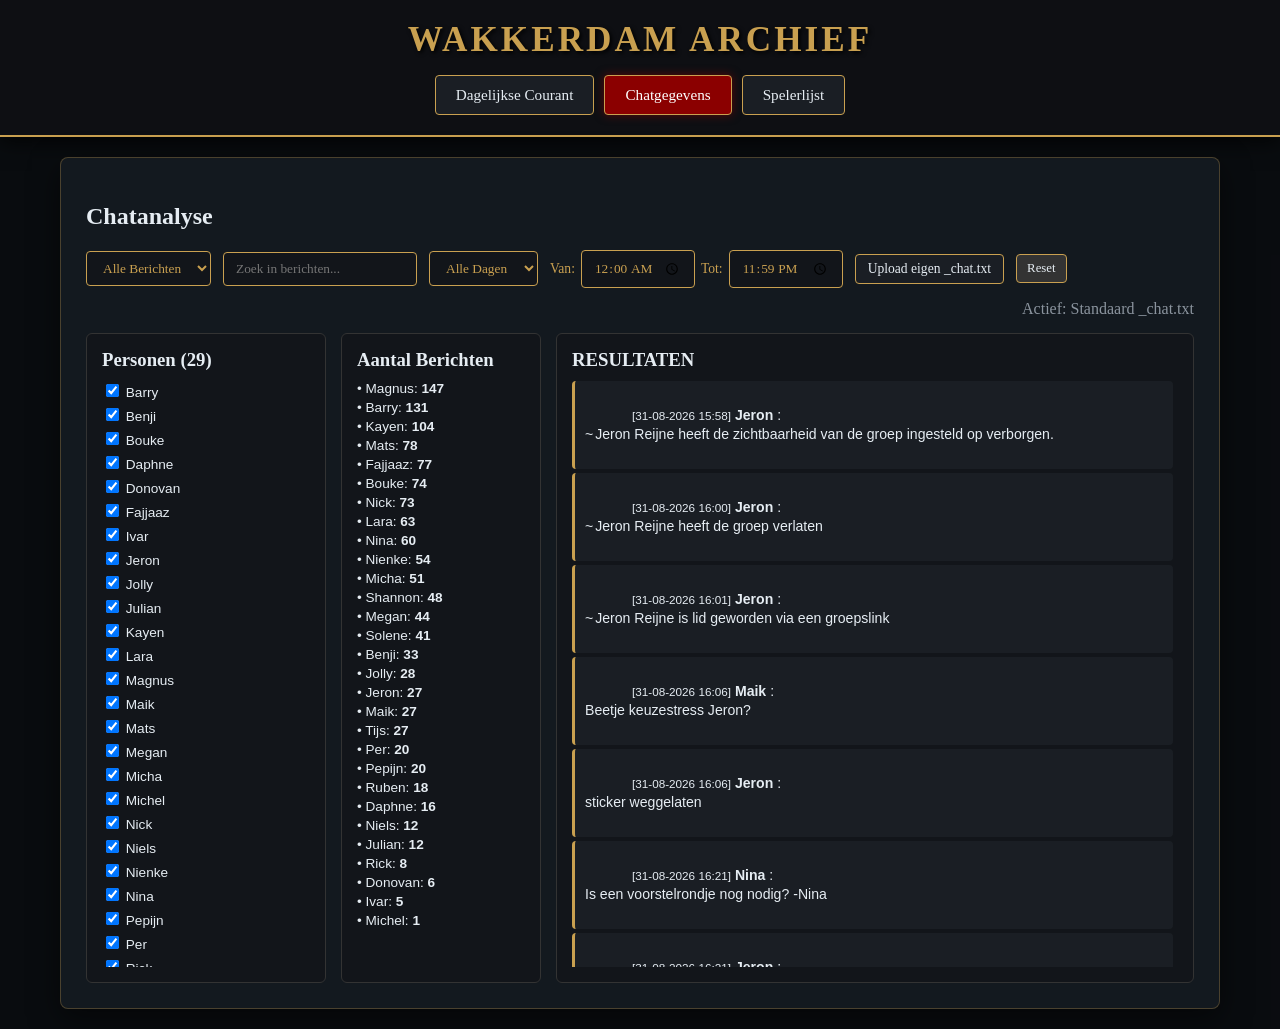
<file: index.html>
<!DOCTYPE html>
<html lang="nl">
<head>
    <meta charset="UTF-8">
    <meta name="viewport" content="width=device-width, initial-scale=1.0">
    <title>Wakkerdam - Chatanalyse</title>
    <link rel="stylesheet" href="style.css">
</head>
<body>
    <div class="overlay">
        <header>
            <h1>Wakkerdam Archief</h1>
            <nav>
                <a href="couranten.html" class="nav-btn">Dagelijkse Courant</a>
                <a href="index.html" class="nav-btn active">Chatgegevens</a>
                <a href="spelers.html" class="nav-btn">Spelerlijst</a>
            </nav>
        </header>

        <main>
            <section class="page-content">
                <h2>Chatanalyse</h2>
                <div class="chat-controls">
                    <select id="modusSelect" onchange="renderChatData()">
                        <option value="berichten" selected>Alle Berichten</option>
                        <option value="stemmen">Alle Stemmen</option>
                    </select>
                    
                    <input type="text" id="zoekBalk" placeholder="Zoek in berichten..." oninput="renderChatData()">
                    
                    <select id="datumSelect" onchange="renderChatData()">
                        <option value="alle">Alle Dagen</option>
                    </select>

                    <div class="time-filter">
                        <label>Van:</label>
                        <input type="time" id="tijdVan" value="00:00" onchange="renderChatData()">
                        <label>Tot:</label>
                        <input type="time" id="tijdTot" value="23:59" onchange="renderChatData()">
                    </div>

                    <!-- Knop voor lokale bestandsupload -->
                    <label class="nav-btn" style="cursor: pointer; padding: 6px 12px; font-size: 0.85rem;">
                        Upload eigen _chat.txt
                        <input type="file" id="localChatInput" accept=".txt" style="display: none;" onchange="handleLocalFileUpload(event)">
                    </label>

                    <!-- Optionele knop om lokaal bestand te wissen -->
                    <button class="nav-btn" onclick="resetNaarStandaardChat()" style="padding: 6px 10px; font-size: 0.8rem; background: #333;" title="Herstel naar het standaardbestand op de server">Reset</button>

                    <span id="chatStatus" style="margin-left: auto; color: var(--text-muted);">Laden...</span>
                </div>

                <div class="grid">
                    <div class="panel">
                        <h3>Personen (<span id="ledenAantal">0</span>)</h3>
                        <div class="scrollable" id="personenLijst"></div>
                    </div>
                    <div class="panel">
                        <h3>Aantal Berichten</h3>
                        <div class="scrollable" id="aantalBerichtenLijst"></div>
                    </div>
                    <div class="panel">
                        <h3 id="resultaatTitel">RESULTATEN</h3>
                        <div class="scrollable" id="resultatenLijst"></div>
                    </div>
                </div>
            </section>
        </main>
    </div>

    <script src="chat.js"></script>
</body>
</html>
</file>
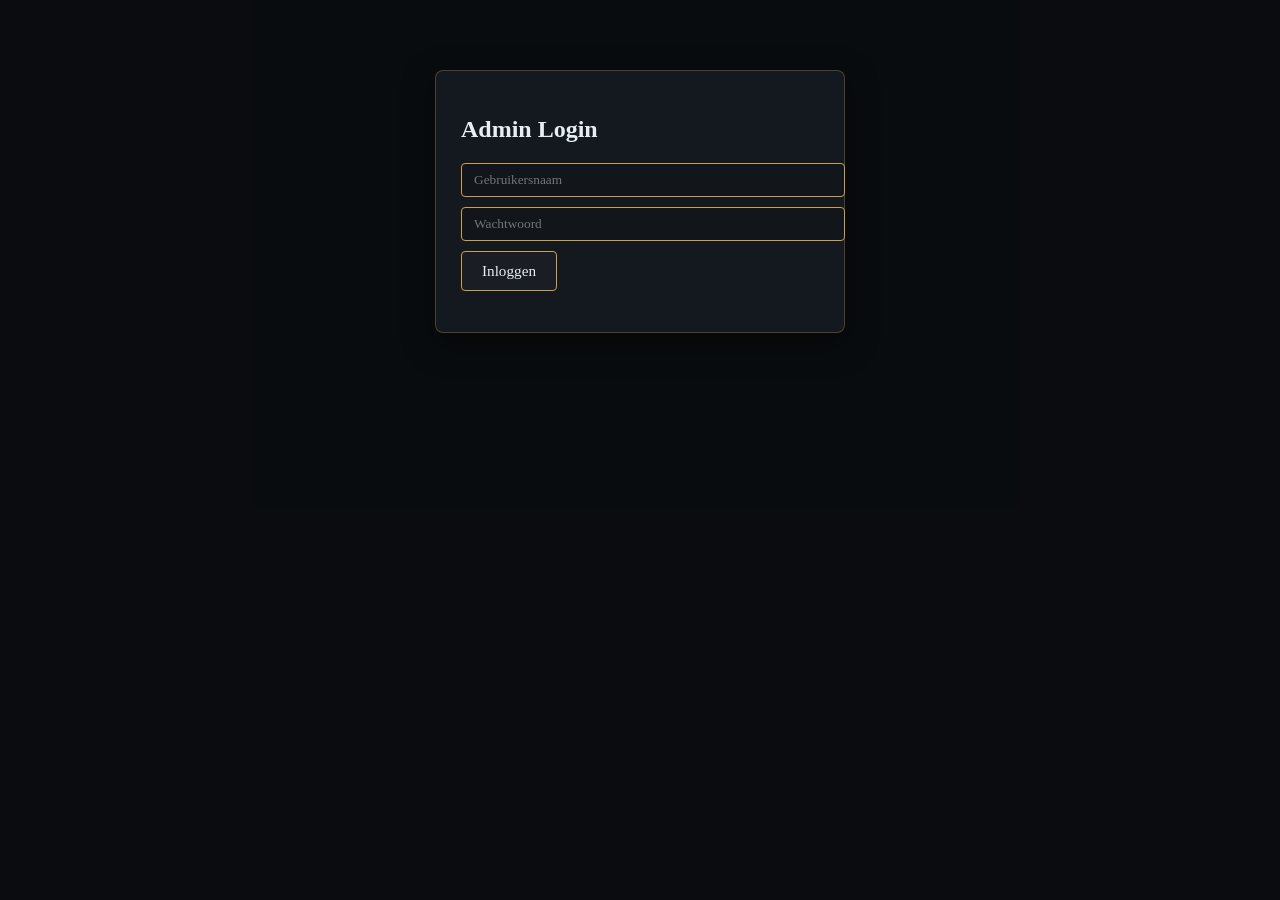
<file: upload.html>
<!DOCTYPE html>
<html lang="nl">
<head>
    <meta charset="UTF-8">
    <title>Chat Upload - GitHub Pages</title>
    <link rel="stylesheet" href="style.css">
</head>
<body>
    <div class="overlay">
        <main style="max-width: 450px; margin: 50px auto;">
            <section class="page-content">
                <h2>Admin Login</h2>
                <div id="loginSection">
                    <input type="text" id="username" placeholder="Gebruikersnaam" style="width:100%; margin-bottom:10px;"><br>
                    <input type="password" id="password" placeholder="Wachtwoord" style="width:100%; margin-bottom:10px;"><br>
                    <button onclick="verifieerWachtwoord()" class="nav-btn">Inloggen</button>
                </div>

                <div id="uploadSection" style="display:none; margin-top:20px;">
                    <h3>Upload _chat.txt naar GitHub</h3>
                    <input type="file" id="chatFile" accept=".txt" style="margin-bottom:10px;"><br>
                    <button onclick="uploadNaarGithub()" class="nav-btn">Verstuur & Commit</button>
                </div>

                <p id="statusMsg" style="margin-top: 15px;"></p>
            </section>
        </main>
    </div>

    <script>
        // SHA-256 hash van jouw gekozen wachtwoord (voorbeeld is de hash van 'Geheim123!')
        const EXPECTED_HASH = "7f082e0574f885e3ee41a33a39e8027725946f059286d9124be35411626359be"; 
        
        let ingelogdeGebruiker = "";

        // Eenzijdige SHA-256 hashfunctie
        async function hashString(str) {
            const buffer = new TextEncoder().encode(str);
            const hashBuffer = await crypto.subtle.digest('SHA-256', buffer);
            const hashArray = Array.from(new Uint8Array(hashBuffer));
            return hashArray.map(b => b.toString(16).padStart(2, '0')).join('');
        }

        async function verifieerWachtwoord() {
            const user = document.getElementById('username').value.trim();
            const pass = document.getElementById('password').value;
            const status = document.getElementById('statusMsg');

            if (!user || !pass) {
                status.innerText = "Vul alle velden in.";
                status.style.color = "red";
                return;
            }

            const inputHash = await hashString(pass);

            if (inputHash === EXPECTED_HASH) {
                ingelogdeGebruiker = user;
                document.getElementById('loginSection').style.display = "none";
                document.getElementById('uploadSection').style.display = "block";
                status.innerText = `Welkom ${user}! Kies je bestand.`;
                status.style.color = "green";
                
                logActie(user, "LOGIN", "SUCCES");
            } else {
                status.innerText = "Ongeldig wachtwoord!";
                status.style.color = "red";
                
                logActie(user, "LOGIN_POGING", "MISLUKT");
            }
        }

        // Simpele logging via Webhook (bijv. Discord Webhook URL) of LocalStorage
        function logActie(gebruiker, actie, resultaat) {
            const logEntry = `[${new Date().toLocaleString()}] Gebruiker: ${gebruiker} | Actie: ${actie} | Status: ${resultaat}`;
            console.log("LOG:", logEntry);

            // Optioneel: stuur de log door naar een Discord channel via Webhook
            /*
            fetch('JOUW_DISCORD_WEBHOOK_URL', {
                method: 'POST',
                headers: { 'Content-Type': 'application/json' },
                body: JSON.stringify({ content: logEntry })
            });
            */
        }

        // Bestand opslaan/committen via GitHub API
        async function uploadNaarGithub() {
            const fileInput = document.getElementById('chatFile');
            const status = document.getElementById('statusMsg');
            
            if (!fileInput.files[0]) {
                status.innerText = "Selecteer eerst een bestand.";
                status.style.color = "red";
                return;
            }

            // GitHub instellingen
            const GITHUB_TOKEN = "JOUW_PERSONAL_ACCESS_TOKEN"; // Met 'repo' scope
            const REPO_OWNER = "pepijnpie";
            const REPO_NAME = "JOUW_REPO_NAAM";
            const FILE_PATH = "_chat.txt"; 

            status.innerText = "Uploaden naar GitHub...";
            status.style.color = "orange";

            const file = fileInput.files[0];
            const reader = new FileReader();

            reader.onload = async function(e) {
                const contentBase64 = e.target.result.split(',')[1];

                try {
                    // 1. Haal huidige SHA van het bestand op (nodig om te kunnen overschrijven)
                    const getUrl = `https://api.github.com/repos/${REPO_OWNER}/${REPO_NAME}/contents/${FILE_PATH}`;
                    const getRes = await fetch(getUrl, {
                        headers: { 'Authorization': `token ${GITHUB_TOKEN}` }
                    });
                    
                    let sha = "";
                    if (getRes.ok) {
                        const getData = await getRes.json();
                        sha = getData.sha;
                    }

                    // 2. Push nieuwe inhoud naar GitHub
                    const putRes = await fetch(getUrl, {
                        method: 'PUT',
                        headers: {
                            'Authorization': `token ${GITHUB_TOKEN}`,
                            'Content-Type': 'application/json'
                        },
                        body: JSON.stringify({
                            message: `Update _chat.txt door ${ingelogdeGebruiker}`,
                            content: contentBase64,
                            sha: sha || undefined
                        })
                    });

                    if (putRes.ok) {
                        status.innerText = "Bestand succesvol geüpload naar GitHub!";
                        status.style.color = "green";
                        logActie(ingelogdeGebruiker, "UPLOAD_CHAT", "SUCCES");
                    } else {
                        throw new Error("GitHub API foutmelding");
                    }
                } catch (err) {
                    status.innerText = "Fout bij uploaden naar GitHub.";
                    status.style.color = "red";
                    logActie(ingelogdeGebruiker, "UPLOAD_CHAT", `FOUT: ${err.message}`);
                }
            };

            reader.readAsDataURL(file);
        }
    </script>
</body>
</html>
</file>
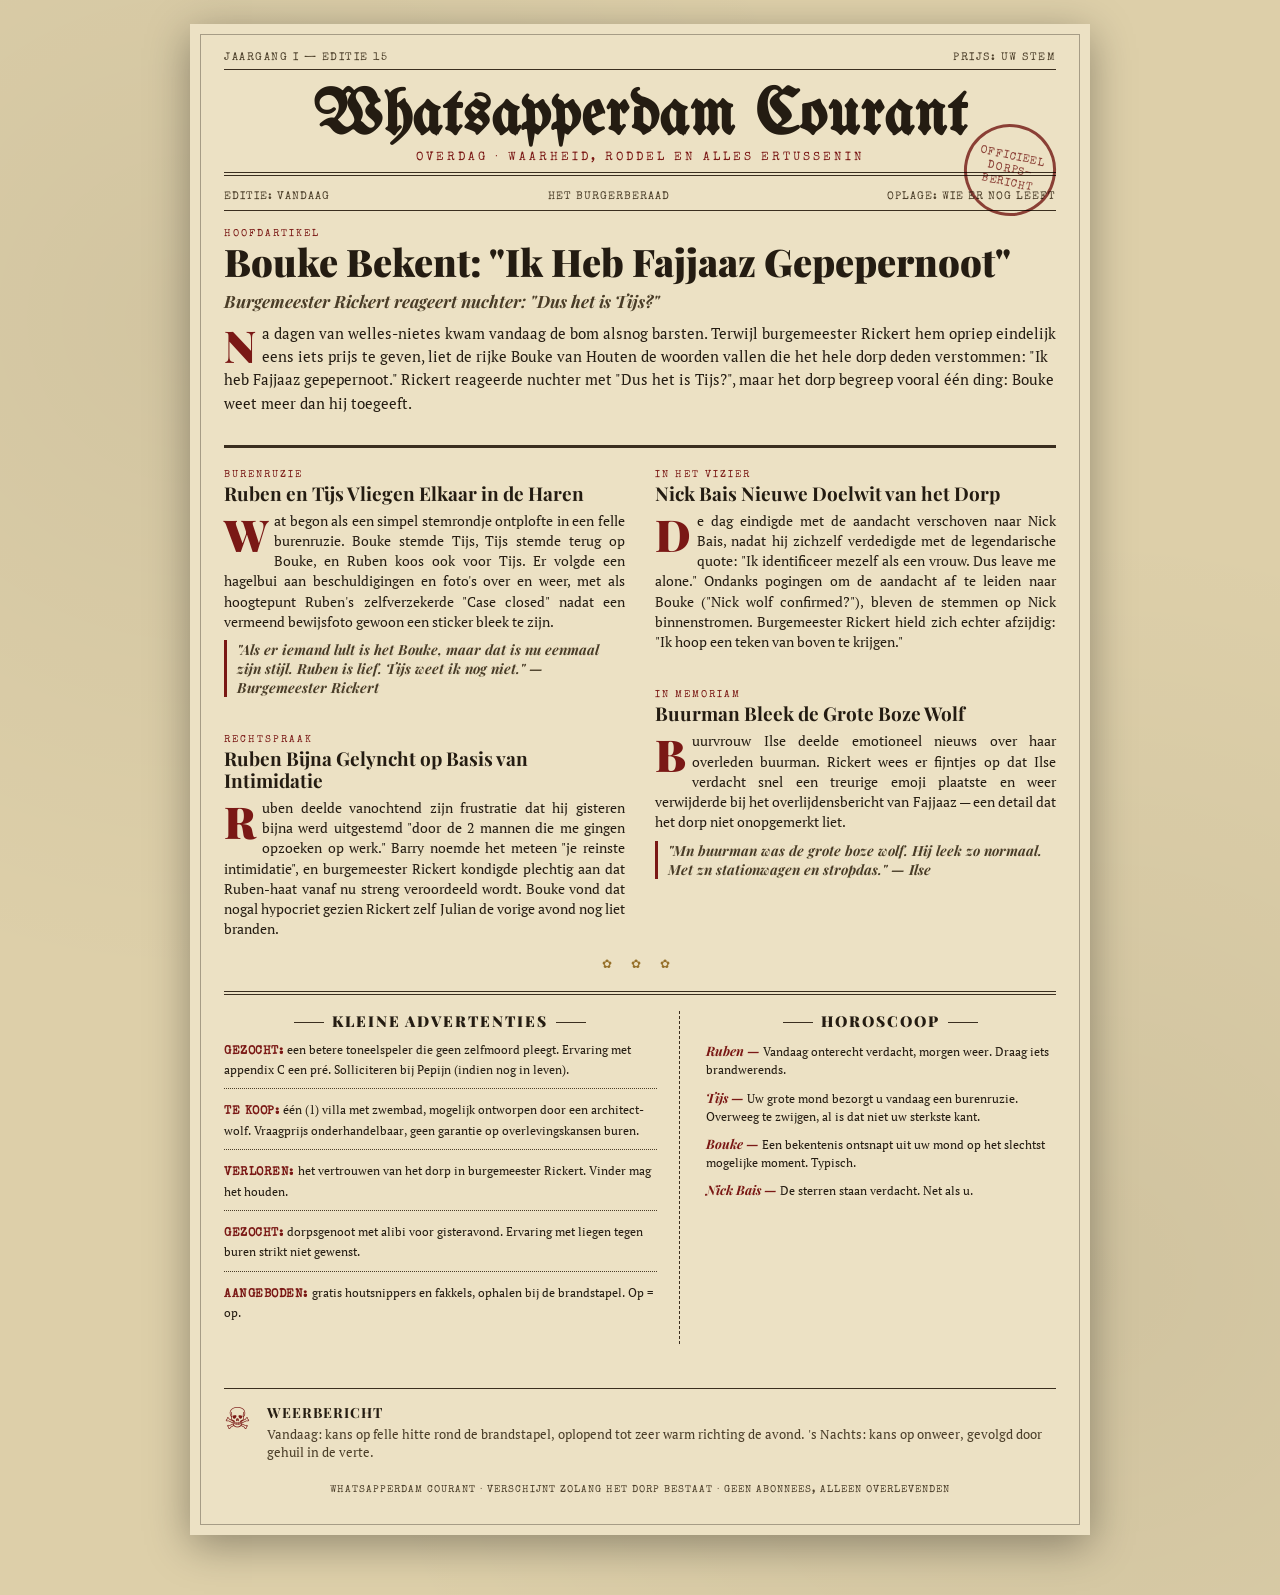
<file: couranten/Courant_15.1.html>
<!DOCTYPE html>
<html lang="nl">
<head>
<meta charset="UTF-8">
<title>Whatsapperdam Courant &mdash; Vandaag</title>
<style>
  @import url('https://fonts.googleapis.com/css2?family=UnifrakturMaguntia&family=Playfair+Display:ital,wght@0,600;0,700;0,900;1,700&family=PT+Serif:ital,wght@0,400;0,700;1,400&family=Special+Elite&display=swap');

  :root{
    --paper: #ece1c4;
    --paper-dark: #ddcfa9;
    --ink: #241c12;
    --ink-soft: #4a3d28;
    --rule: #3a2e1f;
    --blood: #7a1815;
    --gold: #96702a;
  }

  * { box-sizing: border-box; }

  body {
    margin: 0;
    background: var(--paper-dark);
    background-image:
      radial-gradient(circle at 15% 20%, rgba(0,0,0,0.05), transparent 40%),
      radial-gradient(circle at 85% 80%, rgba(0,0,0,0.06), transparent 45%);
    font-family: 'PT Serif', serif;
    color: var(--ink);
    padding: 24px 12px 60px;
  }

  .sheet {
    max-width: 900px;
    margin: 0 auto;
    background: var(--paper);
    box-shadow: 0 10px 40px rgba(0,0,0,0.35);
    padding: 28px 34px 40px;
    position: relative;
  }
  .sheet::before{
    content:"";
    position:absolute; inset:10px;
    border: 1px solid var(--ink);
    pointer-events:none;
    opacity:.35;
  }

  .stamp {
    position: absolute;
    top: 100px;
    right: 34px;
    width: 92px;
    height: 92px;
    border: 3px solid var(--blood);
    border-radius: 50%;
    display: flex;
    align-items: center;
    justify-content: center;
    text-align: center;
    color: var(--blood);
    font-family: 'Special Elite', monospace;
    font-size: 11px;
    line-height: 1.2;
    text-transform: uppercase;
    letter-spacing: 1px;
    transform: rotate(12deg);
    opacity: .8;
    mix-blend-mode: multiply;
  }

  .topline {
    display: flex;
    justify-content: space-between;
    font-family: 'Special Elite', monospace;
    font-size: 11px;
    letter-spacing: 1.5px;
    text-transform: uppercase;
    color: var(--ink-soft);
    padding-bottom: 6px;
    border-bottom: 1px solid var(--rule);
  }

  .masthead {
    text-align: center;
    padding: 14px 0 8px;
    border-bottom: 4px double var(--rule);
    margin-bottom: 10px;
  }
  .masthead h1 {
    font-family: 'UnifrakturMaguntia', cursive;
    font-size: 64px;
    margin: 0;
    color: var(--ink);
    letter-spacing: 1px;
  }
  .masthead .tagline {
    font-family: 'Special Elite', monospace;
    font-size: 12px;
    letter-spacing: 3px;
    text-transform: uppercase;
    color: var(--blood);
    margin-top: 2px;
  }

  .subline {
    display: flex;
    justify-content: space-between;
    font-family: 'Special Elite', monospace;
    font-size: 10.5px;
    text-transform: uppercase;
    letter-spacing: 1px;
    color: var(--ink-soft);
    border-bottom: 1px solid var(--rule);
    padding: 6px 0 8px;
    margin-bottom: 18px;
  }

  .lede {
    border-bottom: 3px solid var(--rule);
    padding-bottom: 20px;
    margin-bottom: 22px;
  }
  .lede h2 {
    font-family: 'Playfair Display', serif;
    font-weight: 900;
    font-size: 38px;
    line-height: 1.05;
    margin: 0 0 8px;
  }
  .lede .dek {
    font-family: 'Playfair Display', serif;
    font-style: italic;
    font-weight: 700;
    font-size: 17px;
    color: var(--ink-soft);
    margin-bottom: 10px;
  }
  .lede p { font-size: 15px; line-height: 1.55; margin: 0 0 10px; }

  .columns {
    columns: 2;
    column-gap: 30px;
  }

  article {
    break-inside: avoid;
    margin-bottom: 26px;
    padding-bottom: 4px;
  }

  .eyebrow {
    font-family: 'Special Elite', monospace;
    font-size: 10px;
    letter-spacing: 2px;
    text-transform: uppercase;
    color: var(--blood);
    margin-bottom: 3px;
  }

  h3 {
    font-family: 'Playfair Display', serif;
    font-weight: 700;
    font-size: 19px;
    line-height: 1.15;
    margin: 0 0 6px;
  }

  article p {
    font-size: 13.5px;
    line-height: 1.5;
    margin: 0 0 8px;
    text-align: justify;
    hyphens: auto;
  }

  .dropcap:first-letter {
    float: left;
    font-family: 'Playfair Display', serif;
    font-weight: 900;
    font-size: 44px;
    line-height: 37px;
    padding: 4px 6px 0 0;
    color: var(--blood);
  }

  .quote {
    font-family: 'Playfair Display', serif;
    font-style: italic;
    font-weight: 700;
    font-size: 14px;
    border-left: 3px solid var(--blood);
    padding-left: 10px;
    margin: 8px 0;
    color: var(--ink-soft);
  }

  .divider {
    text-align: center;
    color: var(--gold);
    letter-spacing: 8px;
    font-size: 12px;
    margin: 4px 0 20px;
  }

  /* --- Achterpagina rommel --- */
  .backmatter {
    border-top: 4px double var(--rule);
    padding-top: 16px;
    display: grid;
    grid-template-columns: 1.3fr 1fr;
    gap: 26px;
  }

  .section-title {
    font-family: 'Playfair Display', serif;
    font-weight: 900;
    font-size: 15px;
    text-transform: uppercase;
    letter-spacing: 2px;
    text-align: center;
    margin: 0 0 10px;
    position: relative;
  }
  .section-title::before, .section-title::after {
    content: "";
    display: inline-block;
    width: 30px;
    height: 1px;
    background: var(--rule);
    vertical-align: middle;
    margin: 0 8px;
  }

  .classifieds {
    border-right: 1px dashed var(--rule);
    padding-right: 22px;
  }
  .ad {
    font-size: 12px;
    line-height: 1.45;
    margin-bottom: 12px;
    padding-bottom: 10px;
    border-bottom: 1px dotted var(--ink-soft);
  }
  .ad:last-child { border-bottom: none; }
  .ad .label {
    font-family: 'Special Elite', monospace;
    font-weight: bold;
    color: var(--blood);
    letter-spacing: .5px;
    margin-right: 4px;
  }

  .horoscoop {
    font-size: 12px;
    line-height: 1.45;
  }
  .horoscoop .sign {
    font-family: 'Playfair Display', serif;
    font-weight: 700;
    font-style: italic;
    font-size: 13px;
    color: var(--blood);
  }
  .horoscoop p { margin: 0 0 10px; }

  .weer {
    grid-column: 1 / -1;
    margin-top: 18px;
    border-top: 1px solid var(--rule);
    padding-top: 14px;
    display: flex;
    gap: 16px;
    align-items: flex-start;
  }
  .weer .paw {
    font-size: 30px;
    line-height: 1;
    color: var(--blood);
    flex-shrink: 0;
  }
  .weer h4 {
    font-family: 'Playfair Display', serif;
    font-size: 14px;
    margin: 0 0 4px;
    text-transform: uppercase;
    letter-spacing: 1px;
  }
  .weer p {
    font-size: 12.5px;
    line-height: 1.5;
    margin: 0;
    color: var(--ink-soft);
  }

  .colofon {
    margin-top: 22px;
    text-align: center;
    font-family: 'Special Elite', monospace;
    font-size: 10px;
    letter-spacing: 1px;
    color: var(--ink-soft);
    text-transform: uppercase;
  }

  @media (max-width: 620px) {
    .columns { columns: 1; }
    .masthead h1 { font-size: 42px; }
    .lede h2 { font-size: 26px; }
    .stamp { display: none; }
    .backmatter { grid-template-columns: 1fr; }
    .classifieds { border-right: none; padding-right: 0; border-bottom: 1px dashed var(--rule); padding-bottom: 16px; margin-bottom: 6px; }
  }
</style>
</head>
<body>
<div class="sheet">

  <div class="stamp">Officieel<br>Dorps-<br>bericht</div>

  <div class="topline">
    <span>Jaargang I &mdash; Editie 15</span>
    <span>Prijs: uw stem</span>
  </div>

  <div class="masthead">
    <h1>Whatsapperdam Courant</h1>
    <div class="tagline">Overdag &middot; Waarheid, Roddel en Alles Ertussenin</div>
  </div>

  <div class="subline">
    <span>Editie: Vandaag</span>
    <span>Het Burgerberaad</span>
    <span>Oplage: wie er nog leeft</span>
  </div>

  <div class="lede">
    <div class="eyebrow">Hoofdartikel</div>
    <h2>Bouke Bekent: "Ik Heb Fajjaaz Gepepernoot"</h2>
    <div class="dek">Burgemeester Rickert reageert nuchter: "Dus het is Tijs?"</div>
    <p class="dropcap">Na dagen van welles-nietes kwam vandaag de bom alsnog barsten. Terwijl burgemeester Rickert hem opriep eindelijk eens iets prijs te geven, liet de rijke Bouke van Houten de woorden vallen die het hele dorp deden verstommen: "Ik heb Fajjaaz gepepernoot." Rickert reageerde nuchter met "Dus het is Tijs?", maar het dorp begreep vooral één ding: Bouke weet meer dan hij toegeeft.</p>
  </div>

  <div class="columns">

    <article>
      <div class="eyebrow">Burenruzie</div>
      <h3>Ruben en Tijs Vliegen Elkaar in de Haren</h3>
      <p class="dropcap">Wat begon als een simpel stemrondje ontplofte in een felle burenruzie. Bouke stemde Tijs, Tijs stemde terug op Bouke, en Ruben koos ook voor Tijs. Er volgde een hagelbui aan beschuldigingen en foto's over en weer, met als hoogtepunt Ruben's zelfverzekerde "Case closed" nadat een vermeend bewijsfoto gewoon een sticker bleek te zijn.</p>
      <div class="quote">"Als er iemand lult is het Bouke, maar dat is nu eenmaal zijn stijl. Ruben is lief. Tijs weet ik nog niet." &mdash; Burgemeester Rickert</div>
    </article>

    <article>
      <div class="eyebrow">Rechtspraak</div>
      <h3>Ruben Bijna Gelyncht op Basis van Intimidatie</h3>
      <p class="dropcap">Ruben deelde vanochtend zijn frustratie dat hij gisteren bijna werd uitgestemd "door de 2 mannen die me gingen opzoeken op werk." Barry noemde het meteen "je reinste intimidatie", en burgemeester Rickert kondigde plechtig aan dat Ruben-haat vanaf nu streng veroordeeld wordt. Bouke vond dat nogal hypocriet gezien Rickert zelf Julian de vorige avond nog liet branden.</p>
    </article>

    <article>
      <div class="eyebrow">In het Vizier</div>
      <h3>Nick Bais Nieuwe Doelwit van het Dorp</h3>
      <p class="dropcap">De dag eindigde met de aandacht verschoven naar Nick Bais, nadat hij zichzelf verdedigde met de legendarische quote: "Ik identificeer mezelf als een vrouw. Dus leave me alone." Ondanks pogingen om de aandacht af te leiden naar Bouke ("Nick wolf confirmed?"), bleven de stemmen op Nick binnenstromen. Burgemeester Rickert hield zich echter afzijdig: "Ik hoop een teken van boven te krijgen."</p>
    </article>

    <article>
      <div class="eyebrow">In Memoriam</div>
      <h3>Buurman Bleek de Grote Boze Wolf</h3>
      <p class="dropcap">Buurvrouw Ilse deelde emotioneel nieuws over haar overleden buurman. Rickert wees er fijntjes op dat Ilse verdacht snel een treurige emoji plaatste en weer verwijderde bij het overlijdensbericht van Fajjaaz &mdash; een detail dat het dorp niet onopgemerkt liet.</p>
      <div class="quote">"Mn buurman was de grote boze wolf. Hij leek zo normaal. Met zn stationwagen en stropdas." &mdash; Ilse</div>
    </article>

  </div>

  <div class="divider">&#10047; &#10047; &#10047;</div>

  <div class="backmatter">

    <div class="classifieds">
      <div class="section-title">Kleine Advertenties</div>

      <div class="ad"><span class="label">GEZOCHT:</span>een betere toneelspeler die geen zelfmoord pleegt. Ervaring met appendix C een pré. Solliciteren bij Pepijn (indien nog in leven).</div>

      <div class="ad"><span class="label">TE KOOP:</span>één (1) villa met zwembad, mogelijk ontworpen door een architect-wolf. Vraagprijs onderhandelbaar, geen garantie op overlevingskansen buren.</div>

      <div class="ad"><span class="label">VERLOREN:</span>het vertrouwen van het dorp in burgemeester Rickert. Vinder mag het houden.</div>

      <div class="ad"><span class="label">GEZOCHT:</span>dorpsgenoot met alibi voor gisteravond. Ervaring met liegen tegen buren strikt niet gewenst.</div>

      <div class="ad"><span class="label">AANGEBODEN:</span>gratis houtsnippers en fakkels, ophalen bij de brandstapel. Op = op.</div>
    </div>

    <div class="horoscoop">
      <div class="section-title">Horoscoop</div>

      <p><span class="sign">Ruben &mdash;</span> Vandaag onterecht verdacht, morgen weer. Draag iets brandwerends.</p>

      <p><span class="sign">Tijs &mdash;</span> Uw grote mond bezorgt u vandaag een burenruzie. Overweeg te zwijgen, al is dat niet uw sterkste kant.</p>

      <p><span class="sign">Bouke &mdash;</span> Een bekentenis ontsnapt uit uw mond op het slechtst mogelijke moment. Typisch.</p>

      <p><span class="sign">Nick Bais &mdash;</span> De sterren staan verdacht. Net als u.</p>
    </div>

    <div class="weer">
      <div class="paw">&#9760;</div>
      <div>
        <h4>Weerbericht</h4>
        <p>Vandaag: kans op felle hitte rond de brandstapel, oplopend tot zeer warm richting de avond. 's Nachts: kans op onweer, gevolgd door gehuil in de verte.</p>
      </div>
    </div>

  </div>

  <div class="colofon">Whatsapperdam Courant &middot; verschijnt zolang het dorp bestaat &middot; geen abonnees, alleen overlevenden</div>

</div>
</body>
</html>
</file>
<file: style.css>
:root {
    --bg-dark: #0a0c10;
    --panel-bg: rgba(22, 27, 34, 0.9);
    --border-gold: #c9a050;
    --text-main: #e6edf3;
    --text-muted: #8b949e;
    --accent-red: #8b0000;
    --status-levend: #4ade80;
    --status-dood: #f87171;
}

body {
    font-family: 'Georgia', 'Times New Roman', serif;
    background: var(--bg-dark) url('https://images.unsplash.com/photo-1509114397022-ed747cca3f65?auto=format&fit=crop&w=1920&q=80') no-repeat center center fixed;
    background-size: cover;
    color: var(--text-main);
    margin: 0;
    padding: 0;
    min-height: 100vh;
}

.overlay {
    background: rgba(10, 12, 16, 0.85);
    min-height: 100vh;
    display: flex;
    flex-direction: column;
}

header {
    background: rgba(15, 15, 20, 0.95);
    border-bottom: 2px solid var(--border-gold);
    padding: 20px;
    text-align: center;
    box-shadow: 0 4px 20px rgba(0,0,0,0.8);
}

header h1 {
    margin: 0;
    font-size: 2.2rem;
    letter-spacing: 3px;
    color: var(--border-gold);
    text-transform: uppercase;
    text-shadow: 2px 2px 4px #000;
}

nav {
    display: flex;
    justify-content: center;
    gap: 10px;
    margin-top: 15px;
    flex-wrap: wrap;
}

.nav-btn {
    background: #1a1e24;
    color: var(--text-main);
    border: 1px solid var(--border-gold);
    padding: 10px 20px;
    font-family: inherit;
    font-size: 0.95rem;
    text-decoration: none;
    display: inline-block;
    transition: all 0.3s ease;
    border-radius: 4px;
}

.nav-btn:hover, .nav-btn.active {
    background: var(--accent-red);
    color: #fff;
    box-shadow: 0 0 10px rgba(139, 0, 0, 0.6);
}

main {
    flex-grow: 1;
    padding: 20px;
    max-width: 1200px;
    margin: 0 auto;
    width: 100%;
    box-sizing: border-box;
}

.page-content {
    background: var(--panel-bg);
    border: 1px solid rgba(201, 160, 80, 0.3);
    border-radius: 8px;
    padding: 25px;
    box-shadow: 0 10px 30px rgba(0,0,0,0.5);
}

.courant-controls {
    display: flex;
    gap: 15px;
    align-items: center;
    margin-bottom: 20px;
    background: rgba(0,0,0,0.4);
    padding: 12px 18px;
    border-radius: 6px;
    border: 1px solid #333;
}

select, input {
    background: #12151a;
    color: var(--border-gold);
    border: 1px solid var(--border-gold);
    padding: 8px 12px;
    font-family: inherit;
    border-radius: 4px;
}

.courant-frame {
    width: 100%;
    border: 1px solid var(--border-gold);
    border-radius: 4px;
    background: #fff;
    display: block;
    overflow: hidden;
}

.chat-controls {
    display: flex;
    gap: 12px;
    margin-bottom: 15px;
    flex-wrap: wrap;
    align-items: center;
}

.time-filter {
    display: flex;
    align-items: center;
    gap: 6px;
    font-size: 0.85rem;
    color: var(--border-gold);
}

.grid {
    display: grid;
    grid-template-columns: 240px 200px 1fr;
    gap: 15px;
    height: 650px;
}

.panel {
    background: #12151a;
    border: 1px solid #333;
    border-radius: 6px;
    padding: 15px;
    display: flex;
    flex-direction: column;
    height: 100%;
    box-sizing: border-box;
    overflow: hidden;
}

.panel h3 {
    margin-top: 0;
    margin-bottom: 10px;
}

.scrollable {
    overflow-y: auto;
    flex: 1;
    padding-right: 5px;
}

.msg-item {
    background: #1a1e24;
    padding: 6px 10px;
    margin-bottom: 4px;
    border-radius: 4px;
    border-left: 3px solid var(--border-gold);
    white-space: pre-wrap;
    font-family: sans-serif;
    font-size: 0.88rem;
    line-height: 1.35;
}

.stem-tag { color: #ff5555; font-weight: bold; }

table.status-table {
    width: 100%;
    border-collapse: collapse;
    margin-top: 15px;
}

table.status-table th, table.status-table td {
    padding: 10px 14px;
    text-align: left;
    border-bottom: 1px solid #333;
    font-family: sans-serif;
    font-size: 0.9rem;
}

table.status-table th {
    background: rgba(0,0,0,0.5);
    color: var(--border-gold);
}

.status-levend { color: var(--status-levend); font-weight: bold; }
.status-dood { color: var(--status-dood); font-weight: bold; }
</file>
